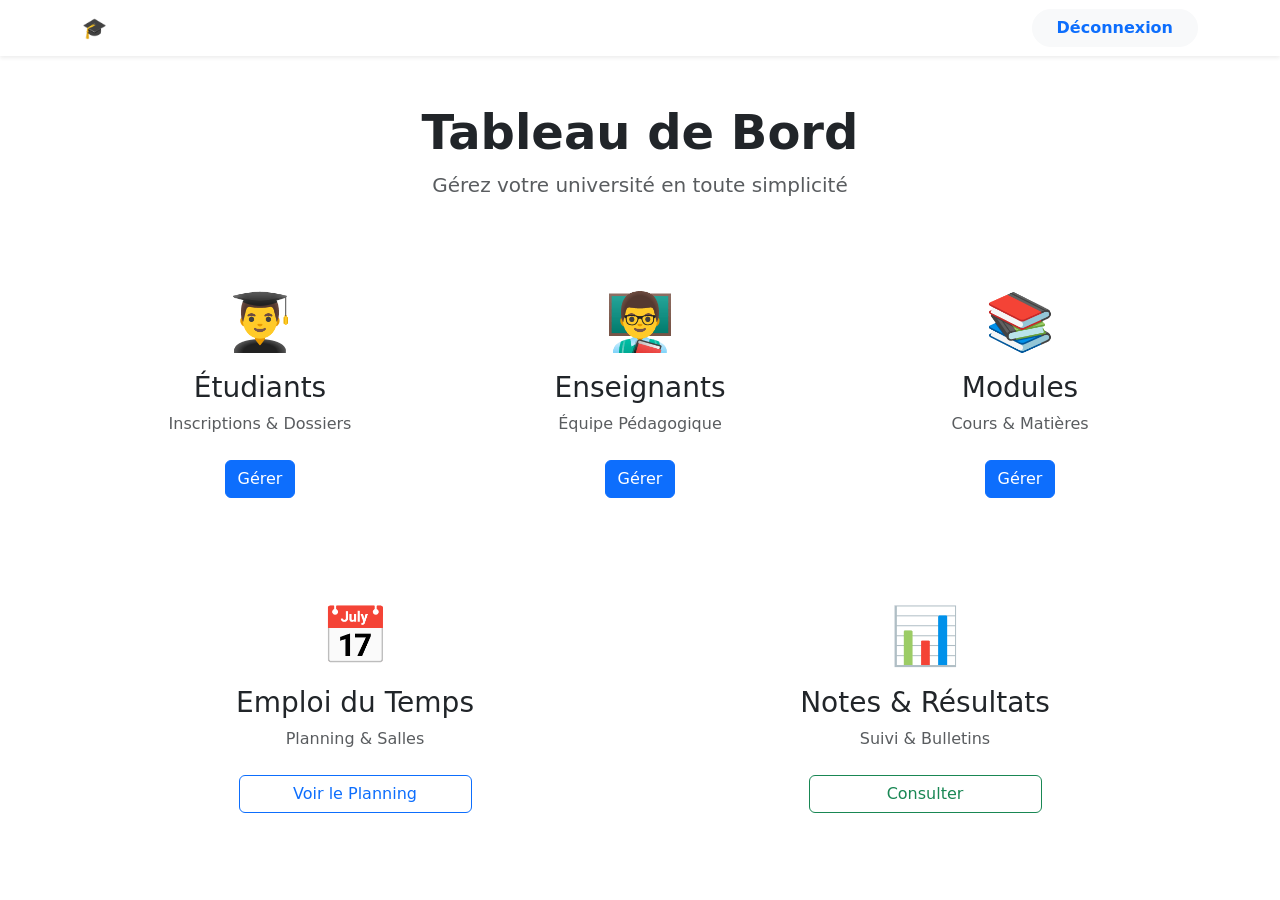
<file: src/main/resources/templates/index.html>
<!DOCTYPE html>
<html xmlns:th="http://www.thymeleaf.org"
      xmlns:sec="http://www.thymeleaf.org/extras/spring-security">
<head>
    <title>Tableau de Bord</title>
    <link href="https://cdn.jsdelivr.net/npm/bootstrap@5.3.0/dist/css/bootstrap.min.css" rel="stylesheet">
    <link th:href="@{/css/style.css}" rel="stylesheet">
</head>
<body>

<nav class="navbar navbar-expand-lg navbar-dark shadow-sm">
    <div class="container">
        <a class="navbar-brand" href="/">🎓 University Manager</a>

        <div class="d-flex align-items-center gap-3">
                <span class="text-white d-none d-md-block">
                    Bonjour, <span sec:authentication="name" class="fw-bold">User</span>
                </span>

            <form th:action="@{/logout}" method="post" class="m-0">
                <button class="btn btn-light rounded-pill px-4 text-primary fw-bold" type="submit">Déconnexion</button>
            </form>
        </div>
    </div>
</nav>

<div class="container mt-5">
    <div class="text-center mb-5">
        <h1 class="display-5 fw-bold text-dark">Tableau de Bord</h1>
        <p class="text-muted lead">Gérez votre université en toute simplicité</p>
    </div>

    <div class="row g-4">

        <div class="col-md-4" sec:authorize="hasRole('ADMIN')">
            <div class="card h-100 text-center p-4 border-0">
                <div class="card-body">
                    <div class="display-4 mb-3">👨‍🎓</div>
                    <h3 class="card-title">Étudiants</h3>
                    <p class="card-text text-muted">Inscriptions & Dossiers</p>
                    <a href="/students" class="btn btn-primary mt-2">Gérer</a>
                </div>
            </div>
        </div>

        <div class="col-md-4" sec:authorize="hasRole('ADMIN')">
            <div class="card h-100 text-center p-4 border-0">
                <div class="card-body">
                    <div class="display-4 mb-3">👨‍🏫</div>
                    <h3 class="card-title">Enseignants</h3>
                    <p class="card-text text-muted">Équipe Pédagogique</p>
                    <a href="/teachers" class="btn btn-primary mt-2">Gérer</a>
                </div>
            </div>
        </div>

        <div class="col-md-4" sec:authorize="hasRole('ADMIN')">
            <div class="card h-100 text-center p-4 border-0">
                <div class="card-body">
                    <div class="display-4 mb-3">📚</div>
                    <h3 class="card-title">Modules</h3>
                    <p class="card-text text-muted">Cours & Matières</p>
                    <a href="/modules" class="btn btn-primary mt-2">Gérer</a>
                </div>
            </div>
        </div>

        <div class="col-md-6">
            <div class="card h-100 text-center p-4 border-0 bg-white">
                <div class="card-body">
                    <div class="display-4 mb-3">📅</div>
                    <h3 class="card-title">Emploi du Temps</h3>
                    <p class="card-text text-muted">Planning & Salles</p>
                    <a href="/sessions" class="btn btn-outline-primary mt-2 w-50">Voir le Planning</a>
                </div>
            </div>
        </div>

        <div class="col-md-6">
            <div class="card h-100 text-center p-4 border-0">
                <div class="card-body">
                    <div class="display-4 mb-3">📊</div>
                    <h3 class="card-title">Notes & Résultats</h3>
                    <p class="card-text text-muted">Suivi & Bulletins</p>
                    <a href="/evaluations" class="btn btn-outline-success mt-2 w-50">Consulter</a>
                </div>
            </div>
        </div>

    </div>
</div>

</body>
</html>
</file>
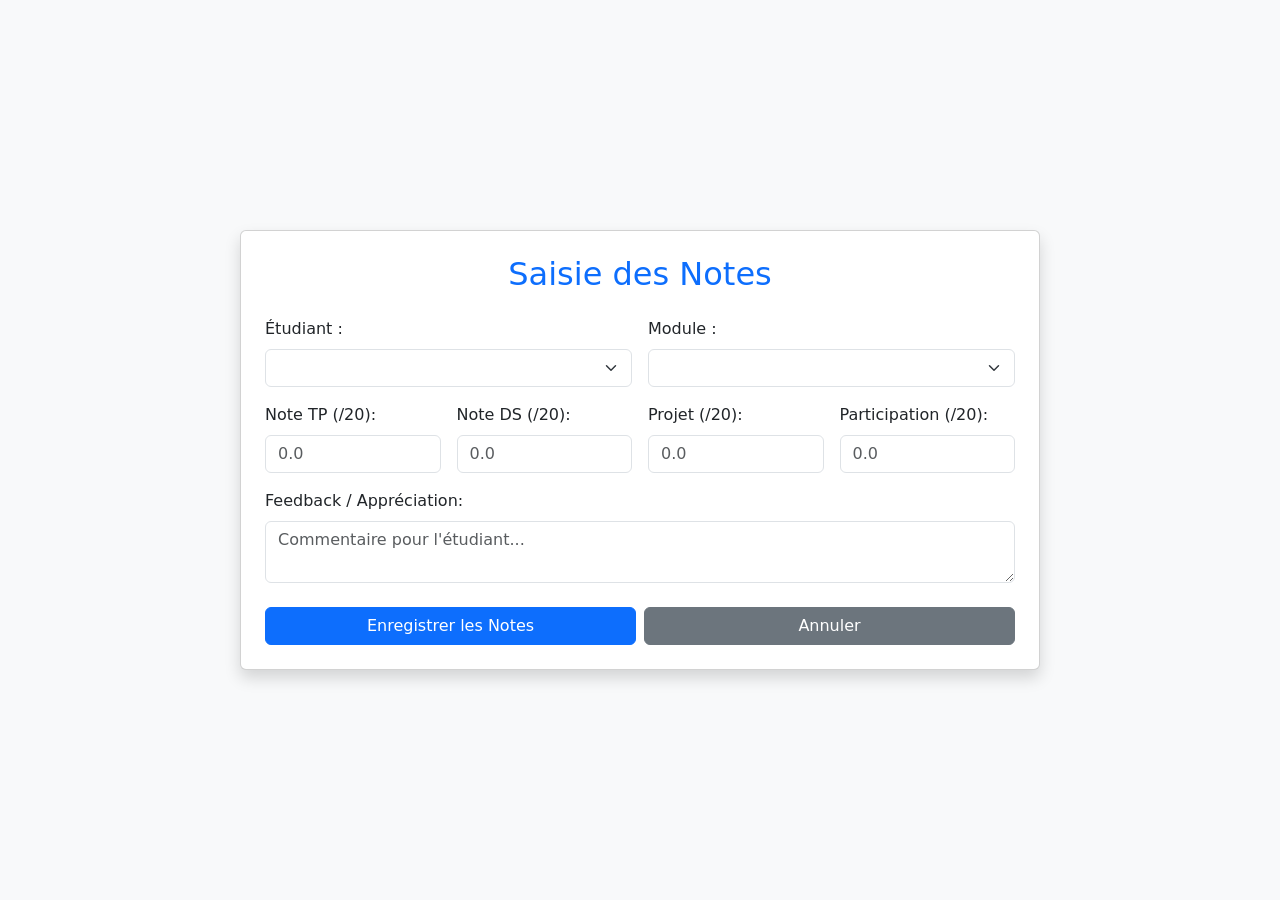
<file: src/main/resources/templates/evaluation_form.html>
<!DOCTYPE html>
<html xmlns:th="http://www.thymeleaf.org">
<head>
    <title>Saisie des Notes</title>
    <link href="https://cdn.jsdelivr.net/npm/bootstrap@5.3.0/dist/css/bootstrap.min.css" rel="stylesheet">
    <link th:href="@{/css/style.css}" rel="stylesheet">
</head>
<body class="bg-light d-flex align-items-center justify-content-center min-vh-100">

<div class="card shadow p-4" style="width: 100%; max-width: 800px;">
    <h2 class="text-center text-primary mb-4">Saisie des Notes</h2>

    <form th:action="@{/evaluation/save}" th:object="${evaluation}" method="post">

        <input type="hidden" th:field="*{id}" />

        <div class="row g-3">
            <div class="col-md-6">
                <label class="form-label">Étudiant :</label>
                <select th:field="*{student}" class="form-select">
                    <option th:each="s : ${students}"
                            th:value="${s.id}"
                            th:text="${s.firstName + ' ' + s.lastName}">
                    </option>
                </select>
            </div>

            <div class="col-md-6">
                <label class="form-label">Module :</label>
                <select th:field="*{module}" class="form-select">
                    <option th:each="m : ${modules}"
                            th:value="${m.id}"
                            th:text="${m.name}">
                    </option>
                </select>
            </div>

            <div class="col-md-3">
                <label class="form-label">Note TP (/20):</label>
                <input type="number" step="0.5" th:field="*{noteTP}" class="form-control" placeholder="0.0" />
            </div>
            <div class="col-md-3">
                <label class="form-label">Note DS (/20):</label>
                <input type="number" step="0.5" th:field="*{noteDS}" class="form-control" placeholder="0.0" />
            </div>
            <div class="col-md-3">
                <label class="form-label">Projet (/20):</label>
                <input type="number" step="0.5" th:field="*{noteProjet}" class="form-control" placeholder="0.0" />
            </div>
            <div class="col-md-3">
                <label class="form-label">Participation (/20):</label>
                <input type="number" step="0.5" th:field="*{noteParticipation}" class="form-control" placeholder="0.0" />
            </div>

            <div class="col-12">
                <label class="form-label">Feedback / Appréciation:</label>
                <textarea th:field="*{feedback}" class="form-control" rows="2" placeholder="Commentaire pour l'étudiant..."></textarea>
            </div>
        </div>

        <div class="d-flex justify-content-between mt-4">
            <button type="submit" class="btn btn-primary w-50 me-2">Enregistrer les Notes</button>
            <a href="/evaluations" class="btn btn-secondary w-50">Annuler</a>
        </div>
    </form>
</div>

</body>
</html>
</file>
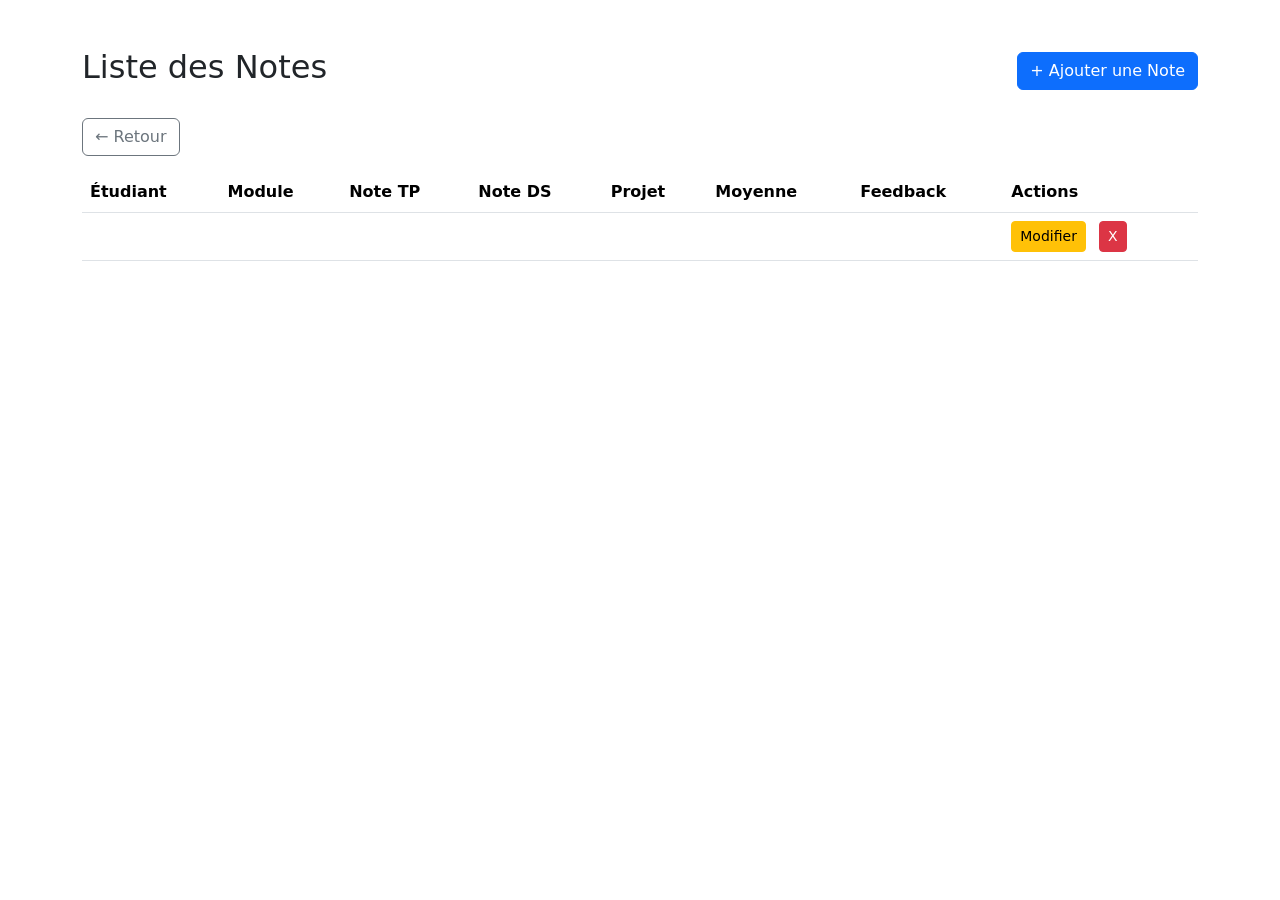
<file: src/main/resources/templates/evaluation_list.html>
<!DOCTYPE html>
<html xmlns:th="http://www.thymeleaf.org"
      xmlns:sec="http://www.thymeleaf.org/extras/spring-security">
<head>
    <title>Liste des Notes</title>
    <link href="https://cdn.jsdelivr.net/npm/bootstrap@5.3.0/dist/css/bootstrap.min.css" rel="stylesheet">
    <link th:href="@{/css/style.css}" rel="stylesheet">
</head>
<body class="container mt-5">

<div class="table-container">
    <div class="d-flex justify-content-between align-items-center mb-4">
        <h2>Liste des Notes</h2>

        <div sec:authorize="hasRole('ADMIN')">
            <a href="/evaluation/new" class="btn btn-primary">+ Ajouter une Note</a>
        </div>
    </div>
    <a href="/" class="btn btn-outline-secondary mb-3">&larr; Retour</a>

    <table class="table table-hover">
        <thead>
        <tr>
            <th>Étudiant</th>
            <th>Module</th>
            <th>Note TP</th>
            <th>Note DS</th>
            <th>Projet</th>
            <th>Moyenne</th>
            <th>Feedback</th>
            <th sec:authorize="hasRole('ADMIN')">Actions</th>
        </tr>
        </thead>
        <tbody>
        <tr th:each="e : ${evaluations}">
            <td th:text="${e.student.firstName} + ' ' + ${e.student.lastName}"></td>
            <td th:text="${e.module.name}"></td>
            <td th:text="${e.noteTP}"></td>
            <td th:text="${e.noteDS}"></td>
            <td th:text="${e.noteProjet}"></td>
            <td th:text="${e.noteFinale}" class="fw-bold text-primary"></td>
            <td th:text="${e.feedback}" class="small text-muted fst-italic"></td>

            <td sec:authorize="hasRole('ADMIN')">
                <a th:href="@{/evaluation/edit/{id}(id=${e.id})}" class="btn btn-warning btn-sm me-2">Modifier</a>
                <a th:href="@{/evaluation/delete/{id}(id=${e.id})}" class="btn btn-danger btn-sm">X</a>
            </td>
        </tr>
        </tbody>
    </table>
</div>

</body>
</html>
</file>
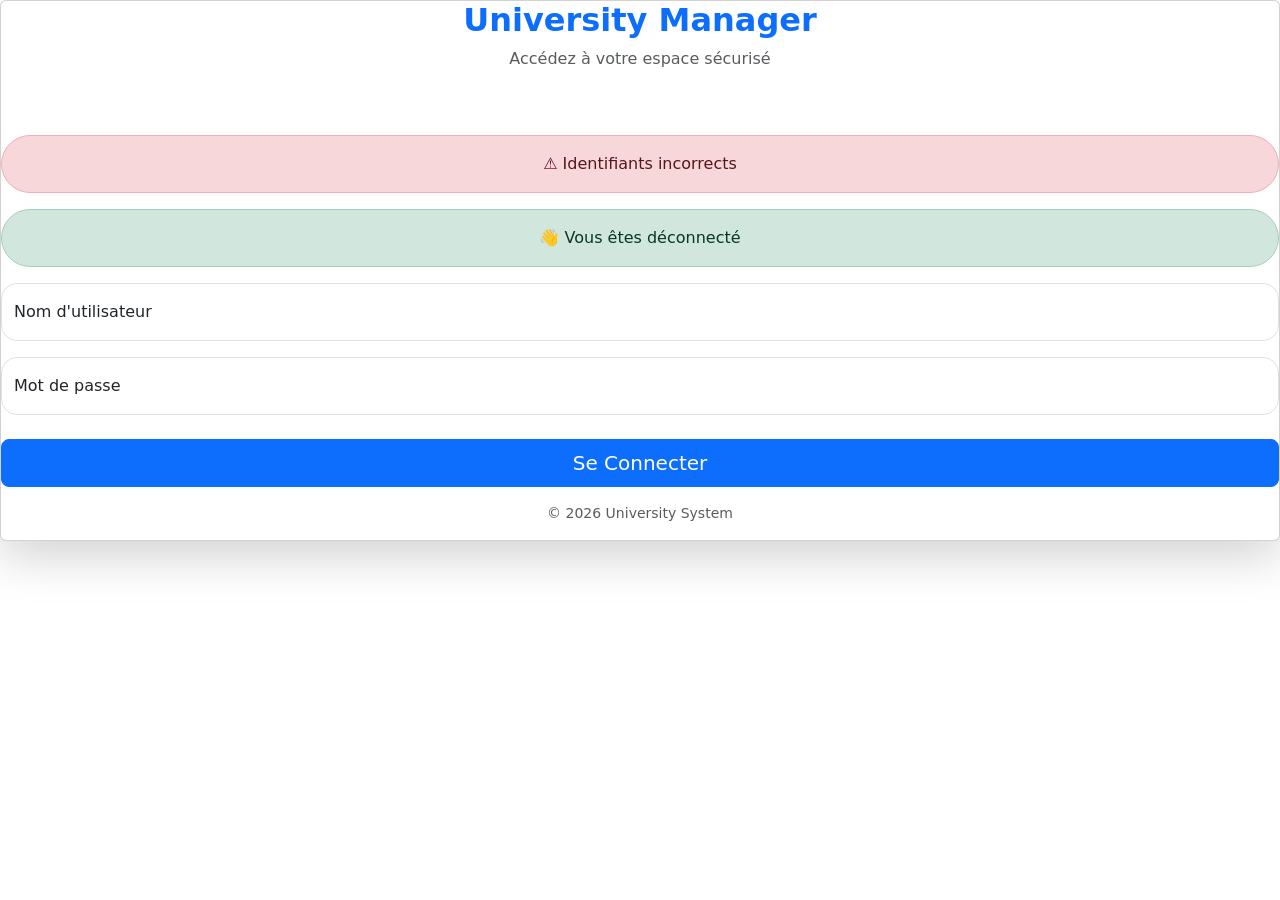
<file: src/main/resources/templates/login.html>
<!DOCTYPE html>
<html xmlns:th="http://www.thymeleaf.org">
<head>
    <title>Connexion | University Manager</title>
    <link href="https://cdn.jsdelivr.net/npm/bootstrap@5.3.0/dist/css/bootstrap.min.css" rel="stylesheet">
    <link th:href="@{/css/style.css}" rel="stylesheet">
</head>
<body class="login-body">

<div class="card login-card shadow-lg">
    <div class="text-center mb-5">
        <h1 class="h2 fw-bold text-primary">University Manager</h1>
        <p class="text-muted">Accédez à votre espace sécurisé</p>
    </div>

    <div th:if="${param.error}" class="alert alert-danger text-center rounded-pill">
        ⚠️ Identifiants incorrects
    </div>

    <div th:if="${param.logout}" class="alert alert-success text-center rounded-pill">
        👋 Vous êtes déconnecté
    </div>

    <form th:action="@{/login}" method="post">
        <div class="form-floating mb-3">
            <input type="text" name="username" class="form-control rounded-4" id="floatingInput" placeholder="name@example.com" required>
            <label for="floatingInput">Nom d'utilisateur</label>
        </div>
        <div class="form-floating mb-4">
            <input type="password" name="password" class="form-control rounded-4" id="floatingPassword" placeholder="Password" required>
            <label for="floatingPassword">Mot de passe</label>
        </div>

        <button class="w-100 btn btn-lg btn-primary mb-3" type="submit">Se Connecter</button>
        <p class="text-center text-muted small">© 2026 University System</p>
    </form>
</div>

</body>
</html>
</file>
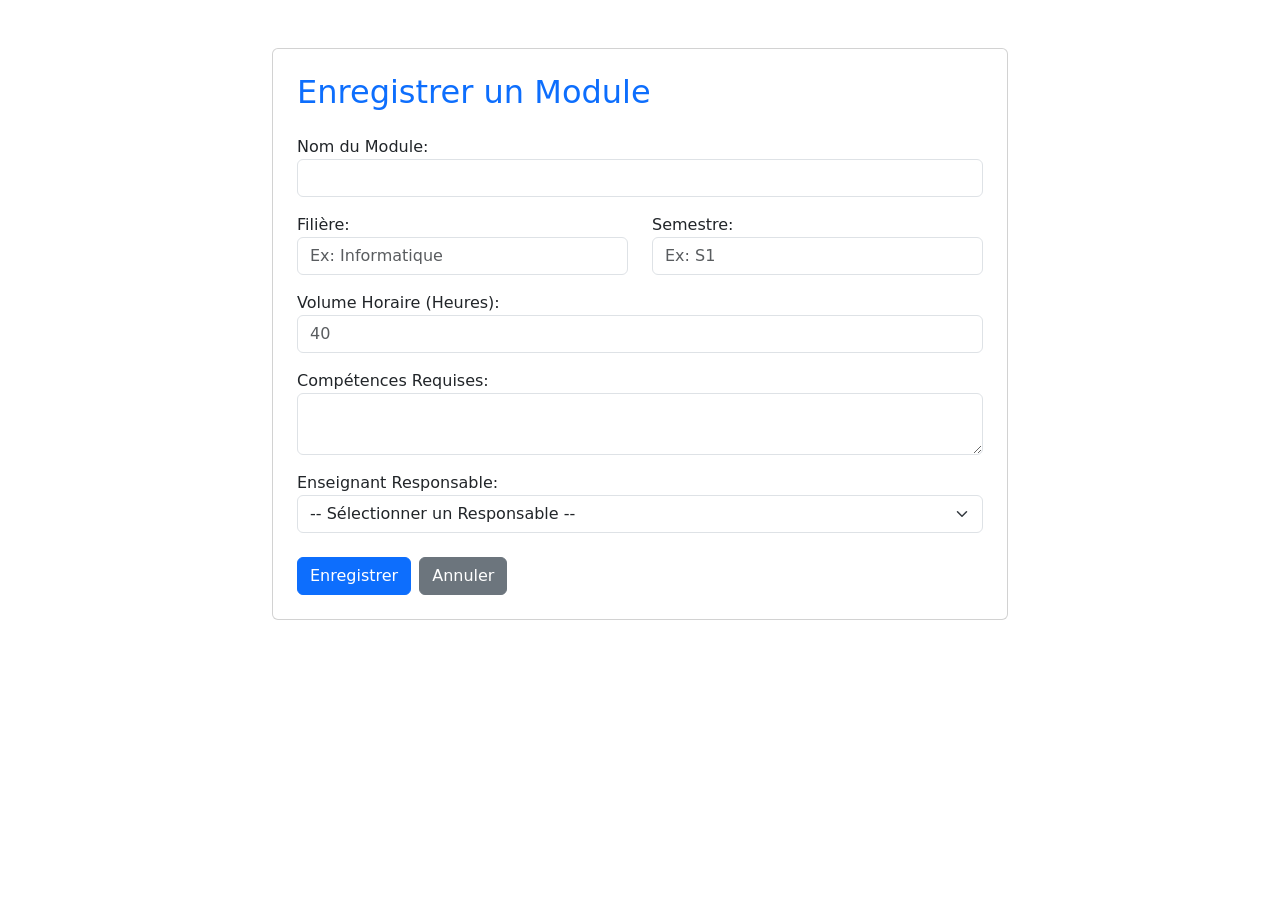
<file: src/main/resources/templates/module_form.html>
<!DOCTYPE html>
<html xmlns:th="http://www.thymeleaf.org">
<head>
    <title>Gérer un Module</title>
    <link href="https://cdn.jsdelivr.net/npm/bootstrap@5.3.0/dist/css/bootstrap.min.css" rel="stylesheet">
    <link th:href="@{/css/style.css}" rel="stylesheet">
</head>
<body class="container mt-5">

<div class="row justify-content-center">
    <div class="col-md-8">
        <div class="card p-4">
            <h2 class="mb-4 text-primary">Enregistrer un Module</h2>

            <form th:action="@{/module/save}" th:object="${module}" method="post">
                <input type="hidden" th:field="*{id}" />

                <div class="mb-3">
                    <label>Nom du Module:</label>
                    <input type="text" th:field="*{name}" class="form-control" required/>
                </div>

                <div class="row">
                    <div class="col-md-6 mb-3">
                        <label>Filière:</label>
                        <input type="text" th:field="*{stream}" class="form-control" placeholder="Ex: Informatique"/>
                    </div>
                    <div class="col-md-6 mb-3">
                        <label>Semestre:</label>
                        <input type="text" th:field="*{semester}" class="form-control" placeholder="Ex: S1"/>
                    </div>
                </div>

                <div class="mb-3">
                    <label>Volume Horaire (Heures):</label>
                    <input type="number" th:field="*{hourlyVolume}" class="form-control" placeholder="40"/>
                </div>

                <div class="mb-3">
                    <label>Compétences Requises:</label>
                    <textarea th:field="*{requiredSkills}" class="form-control" rows="2"></textarea>
                </div>

                <div class="mb-3">
                    <label>Enseignant Responsable:</label>
                    <select th:field="*{responsibleTeacher}" class="form-select">
                        <option value="">-- Sélectionner un Responsable --</option>
                        <option th:each="t : ${teachers}"
                                th:value="${t.id}"
                                th:text="${t.firstName} + ' ' + ${t.lastName}"></option>
                    </select>
                </div>

                <div class="d-flex gap-2 mt-4">
                    <button type="submit" class="btn btn-primary">Enregistrer</button>
                    <a href="/modules" class="btn btn-secondary">Annuler</a>
                </div>
            </form>
        </div>
    </div>
</div>

</body>
</html>
</file>
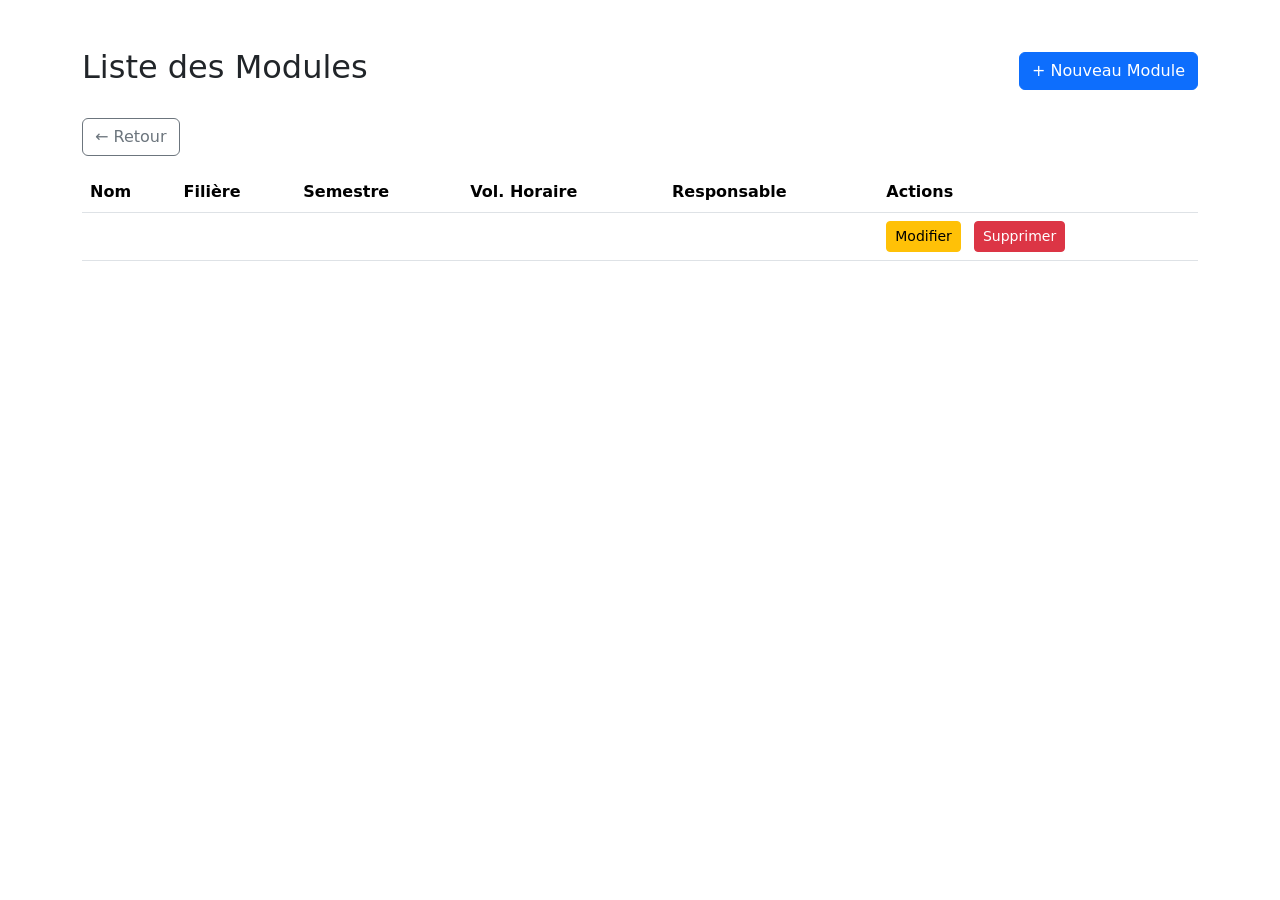
<file: src/main/resources/templates/module_list.html>
<!DOCTYPE html>
<html xmlns:th="http://www.thymeleaf.org">
<head>
    <title>Liste des Modules</title>
    <link href="https://cdn.jsdelivr.net/npm/bootstrap@5.3.0/dist/css/bootstrap.min.css" rel="stylesheet">
    <link th:href="@{/css/style.css}" rel="stylesheet">
</head>
<body class="container mt-5">
<div class="table-container">
    <div class="d-flex justify-content-between align-items-center mb-4">
        <h2>Liste des Modules</h2>
        <a href="/module/new" class="btn btn-primary">+ Nouveau Module</a>
    </div>
    <a href="/" class="btn btn-outline-secondary mb-3">&larr; Retour</a>

    <table class="table table-hover">
        <thead>
        <tr>
            <th>Nom</th><th>Filière</th><th>Semestre</th><th>Vol. Horaire</th><th>Responsable</th><th>Actions</th>
        </tr>
        </thead>
        <tbody>
        <tr th:each="m : ${modules}">
            <td th:text="${m.name}"></td><td th:text="${m.stream}"></td>
            <td th:text="${m.semester}"></td><td th:text="${m.hourlyVolume} + ' h'"></td>
            <td th:text="${m.responsibleTeacher != null ? m.responsibleTeacher.lastName : 'Aucun'}"></td>
            <td>
                <a th:href="@{/module/edit/{id}(id=${m.id})}" class="btn btn-warning btn-sm me-2">Modifier</a>
                <a th:href="@{/module/delete/{id}(id=${m.id})}" class="btn btn-danger btn-sm">Supprimer</a>
            </td>
        </tr>
        </tbody>
    </table>
</div>
</body>
</html>
</file>
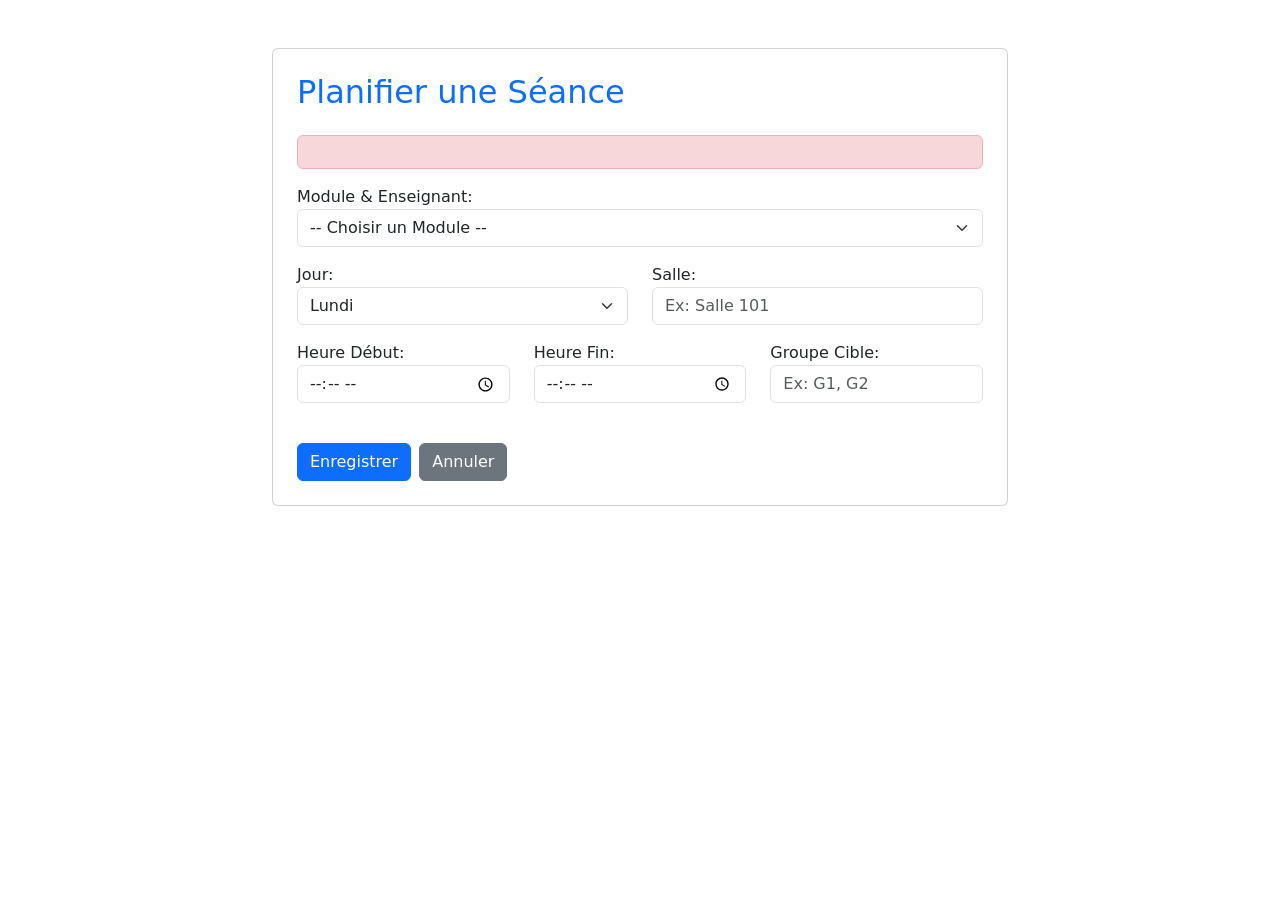
<file: src/main/resources/templates/session_form.html>
<!DOCTYPE html>
<html xmlns:th="http://www.thymeleaf.org">
<head>
    <title>Gérer une Séance</title>
    <link href="https://cdn.jsdelivr.net/npm/bootstrap@5.3.0/dist/css/bootstrap.min.css" rel="stylesheet">
    <link th:href="@{/css/style.css}" rel="stylesheet">
</head>
<body class="container mt-5">

<div class="row justify-content-center">
    <div class="col-md-8">
        <div class="card p-4">
            <h2 class="mb-4 text-primary">Planifier une Séance</h2>

            <div th:if="${error}" class="alert alert-danger" th:text="${error}"></div>

            <form th:action="@{/session/save}" th:object="${session}" method="post">
                <input type="hidden" th:field="*{id}" />

                <div class="mb-3">
                    <label>Module & Enseignant:</label>
                    <select th:field="*{module}" class="form-select" required>
                        <option value="">-- Choisir un Module --</option>
                        <option th:each="m : ${modules}"
                                th:value="${m.id}"
                                th:text="${m.name} + ' (' + m.responsibleTeacher.lastName + ')'"></option>
                    </select>
                </div>

                <div class="row">
                    <div class="col-md-6 mb-3">
                        <label>Jour:</label>
                        <select th:field="*{dayOfWeek}" class="form-select">
                            <option value="Lundi">Lundi</option>
                            <option value="Mardi">Mardi</option>
                            <option value="Mercredi">Mercredi</option>
                            <option value="Jeudi">Jeudi</option>
                            <option value="Vendredi">Vendredi</option>
                            <option value="Samedi">Samedi</option>
                        </select>
                    </div>
                    <div class="col-md-6 mb-3">
                        <label>Salle:</label>
                        <input type="text" th:field="*{room}" class="form-control" placeholder="Ex: Salle 101" required/>
                    </div>
                </div>

                <div class="row">
                    <div class="col-md-4 mb-3">
                        <label>Heure Début:</label>
                        <input type="time" th:field="*{startTime}" class="form-control" required/>
                    </div>
                    <div class="col-md-4 mb-3">
                        <label>Heure Fin:</label>
                        <input type="time" th:field="*{endTime}" class="form-control" required/>
                    </div>
                    <div class="col-md-4 mb-3">
                        <label>Groupe Cible:</label>
                        <input type="text" th:field="*{groupName}" class="form-control" placeholder="Ex: G1, G2" required/>
                    </div>
                </div>

                <div class="d-flex gap-2 mt-4">
                    <button type="submit" class="btn btn-primary">Enregistrer</button>
                    <a href="/sessions" class="btn btn-secondary">Annuler</a>
                </div>
            </form>
        </div>
    </div>
</div>

</body>
</html>
</file>
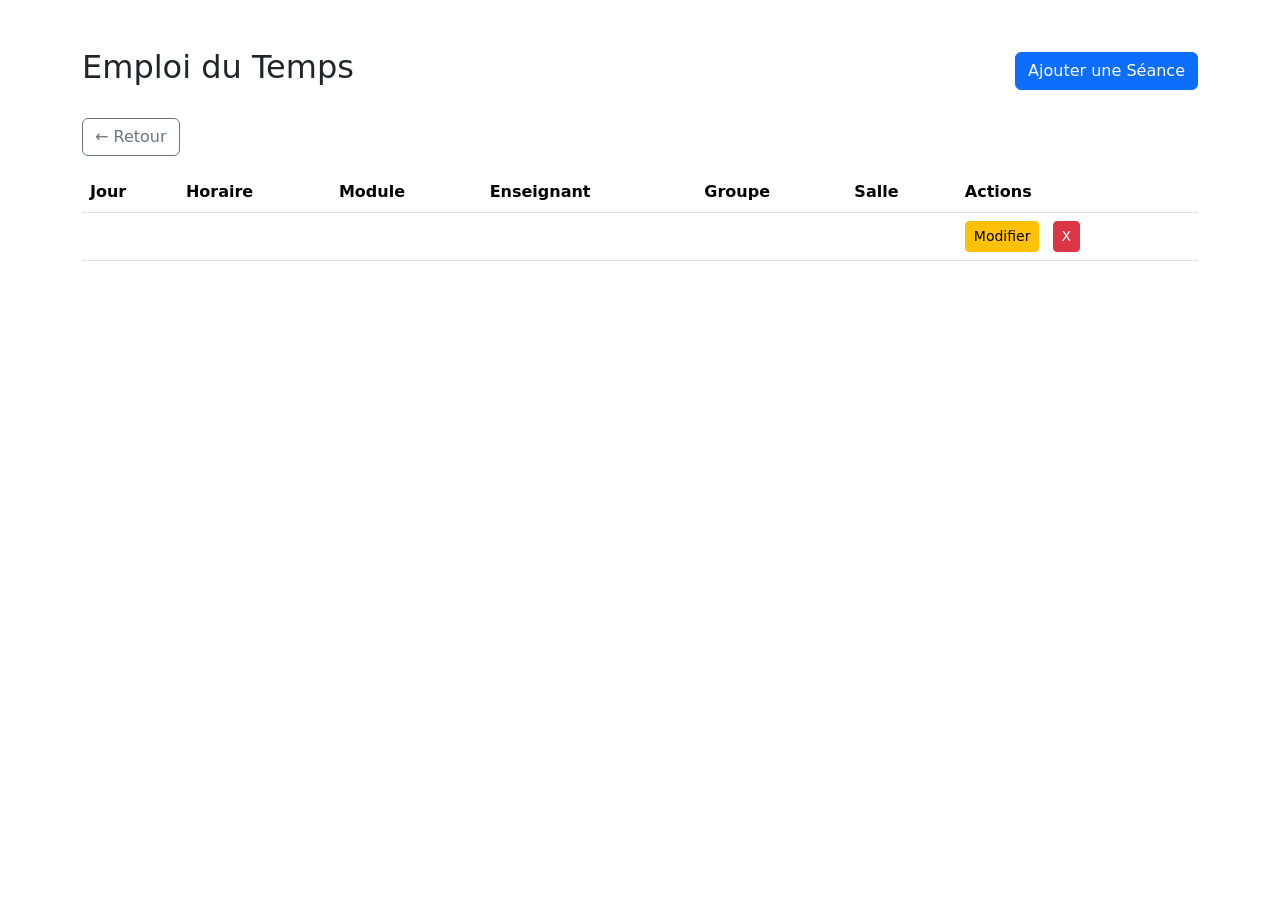
<file: src/main/resources/templates/session_list.html>
<!DOCTYPE html>
<html xmlns:th="http://www.thymeleaf.org"
      xmlns:sec="http://www.thymeleaf.org/extras/spring-security">
<head>
    <title>Emploi du Temps</title>
    <link href="https://cdn.jsdelivr.net/npm/bootstrap@5.3.0/dist/css/bootstrap.min.css" rel="stylesheet">
    <link th:href="@{/css/style.css}" rel="stylesheet">
</head>
<body class="container mt-5">
<div class="table-container">
    <div class="d-flex justify-content-between align-items-center mb-4">
        <h2>Emploi du Temps</h2>
        <div sec:authorize="hasRole('ADMIN')">
            <a href="/session/new" class="btn btn-primary">Ajouter une Séance</a>
        </div>
    </div>
    <a href="/" class="btn btn-outline-secondary mb-3">&larr; Retour</a>

    <table class="table table-hover">
        <thead>
        <tr>
            <th>Jour</th><th>Horaire</th><th>Module</th><th>Enseignant</th><th>Groupe</th><th>Salle</th>
            <th sec:authorize="hasRole('ADMIN')">Actions</th>
        </tr>
        </thead>
        <tbody>
        <tr th:each="s : ${sessions}">
            <td th:text="${s.dayOfWeek}"></td>
            <td th:text="${s.startTime} + ' - ' + ${s.endTime}"></td>
            <td th:text="${s.module.name}"></td>
            <td th:text="${s.module.responsibleTeacher.lastName}"></td>
            <td th:text="${s.groupName}"></td>
            <td th:text="${s.room}"></td>
            <td sec:authorize="hasRole('ADMIN')">
                <a th:href="@{/session/edit/{id}(id=${s.id})}" class="btn btn-warning btn-sm me-2">Modifier</a>
                <a th:href="@{/session/delete/{id}(id=${s.id})}" class="btn btn-danger btn-sm">X</a>
            </td>
        </tr>
        </tbody>
    </table>
</div>
</body>
</html>
</file>
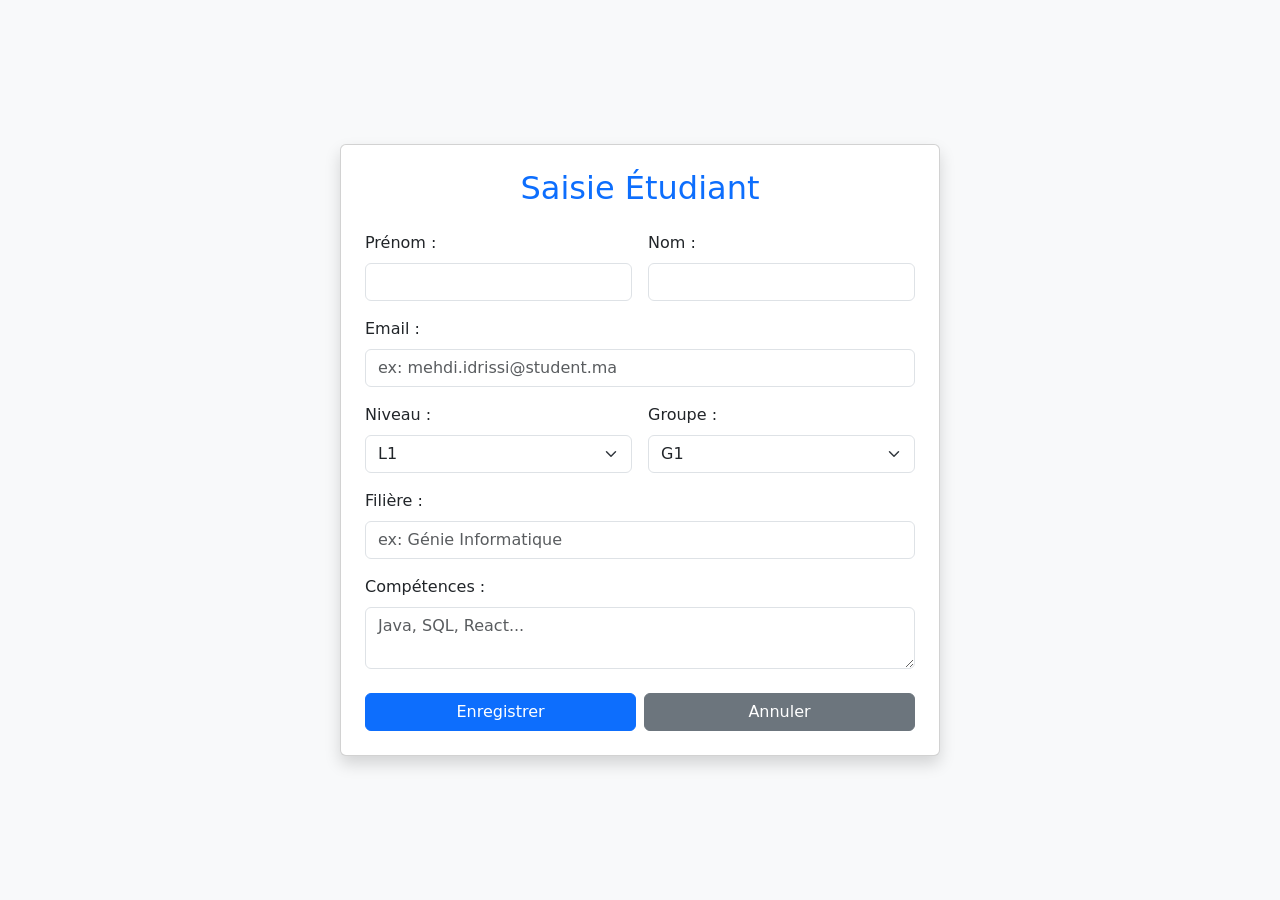
<file: src/main/resources/templates/student_form.html>
<!DOCTYPE html>
<html xmlns:th="http://www.thymeleaf.org">
<head>
  <title>Gestion Étudiant</title>
  <link href="https://cdn.jsdelivr.net/npm/bootstrap@5.3.0/dist/css/bootstrap.min.css" rel="stylesheet">
  <link th:href="@{/css/style.css}" rel="stylesheet">
</head>
<body class="bg-light d-flex align-items-center justify-content-center min-vh-100">

<div class="card shadow p-4" style="width: 100%; max-width: 600px;">
  <h2 class="text-center text-primary mb-4">Saisie Étudiant</h2>

  <form th:action="@{/student/save}" th:object="${student}" method="post">

    <input type="hidden" th:field="*{id}" />

    <div class="row g-3">
      <div class="col-md-6">
        <label class="form-label">Prénom :</label>
        <input type="text" th:field="*{firstName}" class="form-control" required />
      </div>

      <div class="col-md-6">
        <label class="form-label">Nom :</label>
        <input type="text" th:field="*{lastName}" class="form-control" required />
      </div>

      <div class="col-12">
        <label class="form-label">Email :</label>
        <input type="email" th:field="*{email}" class="form-control" required placeholder="ex: mehdi.idrissi@student.ma"/>
      </div>

      <div class="col-md-6">
        <label class="form-label">Niveau :</label>
        <select th:field="*{academicLevel}" class="form-select">
          <option value="L1">L1</option>
          <option value="L2">L2</option>
          <option value="L3">L3</option>
          <option value="M1">M1</option>
          <option value="M2">M2</option>
        </select>
      </div>

      <div class="col-md-6">
        <label class="form-label">Groupe :</label>
        <select th:field="*{groupName}" class="form-select">
          <option value="G1">G1</option>
          <option value="G2">G2</option>
          <option value="G3">G3</option>
        </select>
      </div>

      <div class="col-12">
        <label class="form-label">Filière :</label>
        <input type="text" th:field="*{stream}" class="form-control" placeholder="ex: Génie Informatique" />
      </div>

      <div class="col-12">
        <label class="form-label">Compétences :</label>
        <textarea th:field="*{skills}" class="form-control" rows="2" placeholder="Java, SQL, React..."></textarea>
      </div>
    </div>

    <div class="d-flex justify-content-between mt-4">
      <button type="submit" class="btn btn-primary w-50 me-2">Enregistrer</button>
      <a href="/students" class="btn btn-secondary w-50">Annuler</a>
    </div>
  </form>
</div>

</body>
</html>
</file>
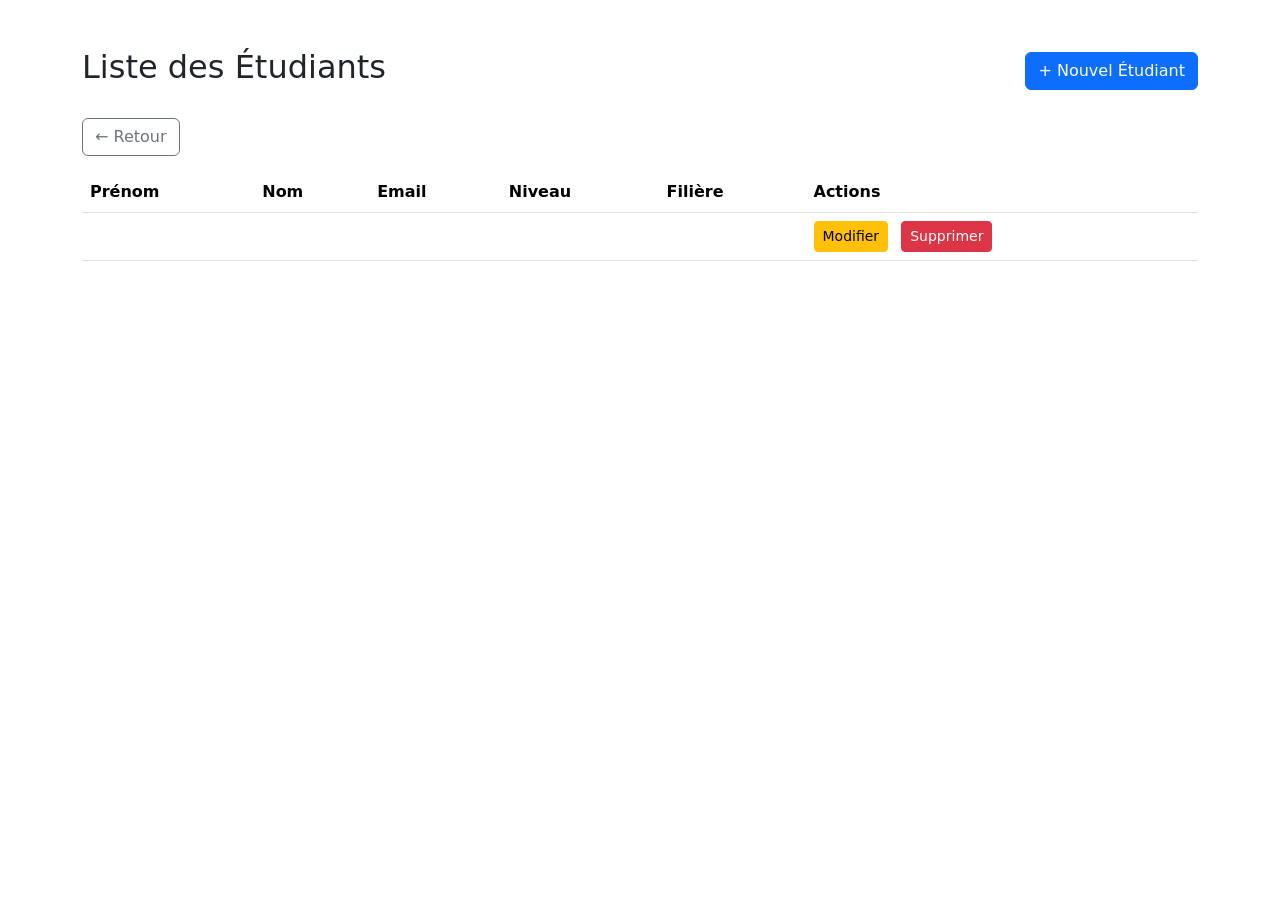
<file: src/main/resources/templates/student_list.html>
<!DOCTYPE html>
<html xmlns:th="http://www.thymeleaf.org">
<head>
  <title>Liste des Étudiants</title>
  <link href="https://cdn.jsdelivr.net/npm/bootstrap@5.3.0/dist/css/bootstrap.min.css" rel="stylesheet">
  <link th:href="@{/css/style.css}" rel="stylesheet">
</head>
<body class="container mt-5">
<div class="table-container">
  <div class="d-flex justify-content-between align-items-center mb-4">
    <h2>Liste des Étudiants</h2>
    <a href="/student/new" class="btn btn-primary">+ Nouvel Étudiant</a>
  </div>
  <a href="/" class="btn btn-outline-secondary mb-3">&larr; Retour</a>

  <table class="table table-hover">
    <thead>
    <tr>
      <th>Prénom</th><th>Nom</th><th>Email</th><th>Niveau</th><th>Filière</th><th>Actions</th>
    </tr>
    </thead>
    <tbody>
    <tr th:each="s : ${students}">
      <td th:text="${s.firstName}"></td><td th:text="${s.lastName}"></td>
      <td th:text="${s.email}"></td><td th:text="${s.academicLevel}"></td><td th:text="${s.stream}"></td>
      <td>
        <a th:href="@{/student/edit/{id}(id=${s.id})}" class="btn btn-warning btn-sm me-2">Modifier</a>
        <a th:href="@{/student/delete/{id}(id=${s.id})}" class="btn btn-danger btn-sm">Supprimer</a>
      </td>
    </tr>
    </tbody>
  </table>
</div>
</body>
</html>
</file>
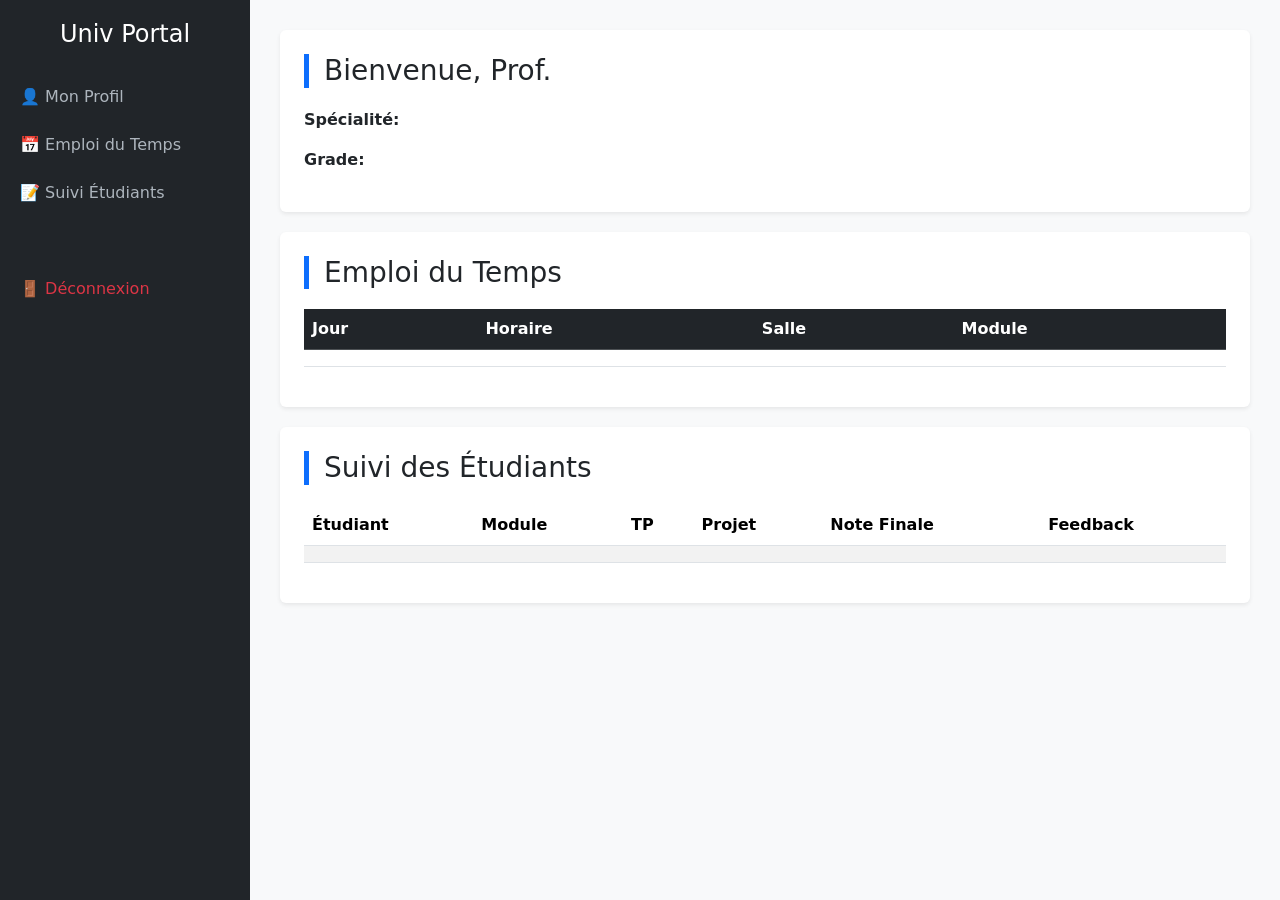
<file: src/main/resources/templates/teacher.html>
<!DOCTYPE html>
<html xmlns:th="http://www.thymeleaf.org">
<head>
    <meta charset="UTF-8">
    <title>Dashboard Enseignant</title>
    <link rel="stylesheet" href="https://cdn.jsdelivr.net/npm/bootstrap@5.3.0/dist/css/bootstrap.min.css">
    <style>
        body { background-color: #f8f9fa; }
        .sidebar { height: 100vh; background: #212529; color: white; position: fixed; width: 250px; padding-top: 20px; }
        .sidebar a { color: #adb5bd; text-decoration: none; display: block; padding: 12px 20px; transition: 0.3s; }
        .sidebar a:hover { color: white; background: #343a40; }
        .main-content { margin-left: 250px; padding: 30px; }
        .card { margin-bottom: 20px; border: none; box-shadow: 0 0.125rem 0.25rem rgba(0, 0, 0, 0.075); }
        .section-header { border-left: 5px solid #0d6efd; padding-left: 15px; margin-bottom: 20px; }
    </style>
</head>
<body>
<div class="sidebar">
    <h4 class="text-center mb-4">Univ Portal</h4>
    <a href="#profile">👤 Mon Profil</a>
    <a href="#schedule">📅 Emploi du Temps</a>
    <a href="#students">📝 Suivi Étudiants</a>
    <a th:href="@{/logout}" class="text-danger mt-5">🚪 Déconnexion</a>
</div>

<div class="main-content">
    <div id="profile" class="card p-4">
        <h3 class="section-header">Bienvenue, Prof. <span th:text="${teacher.lastName}"></span></h3>
        <p><strong>Spécialité:</strong> <span th:text="${teacher.specialty}"></span></p>
        <p><strong>Grade:</strong> <span th:text="${teacher.grade}"></span></p>
    </div>

    <div id="schedule" class="card p-4">
        <h3 class="section-header">Emploi du Temps</h3>
        <table class="table table-hover">
            <thead class="table-dark">
            <tr><th>Jour</th><th>Horaire</th><th>Salle</th><th>Module</th></tr>
            </thead>
            <tbody>
            <tr th:each="s : ${sessions}">
                <td th:text="${s.dayOfWeek}"></td>
                <td th:text="${s.startTime + ' - ' + s.endTime}"></td>
                <td th:text="${s.room}"></td>
                <td th:text="${s.module.name}"></td>
            </tr>
            </tbody>
        </table>
    </div>

    <div id="students" class="card p-4">
        <h3 class="section-header">Suivi des Étudiants</h3>
        <table class="table table-striped align-middle">
            <thead>
            <tr>
                <th>Étudiant</th>
                <th>Module</th>
                <th>TP</th>
                <th>Projet</th>
                <th>Note Finale</th>
                <th>Feedback</th>
            </tr>
            </thead>
            <tbody>
            <tr th:each="e : ${evaluations}">
                <td th:text="${e.student.firstName + ' ' + e.student.lastName}"></td>
                <td th:text="${e.module.name}"></td>
                <td th:text="${e.noteTP}"></td>
                <td th:text="${e.noteProjet}"></td>
                <td><span class="badge bg-primary" th:text="${e.noteFinale}"></span></td>
                <td th:text="${e.feedback}"></td>
            </tr>
            </tbody>
        </table>
    </div>
</div>
</body>
</html>
</file>
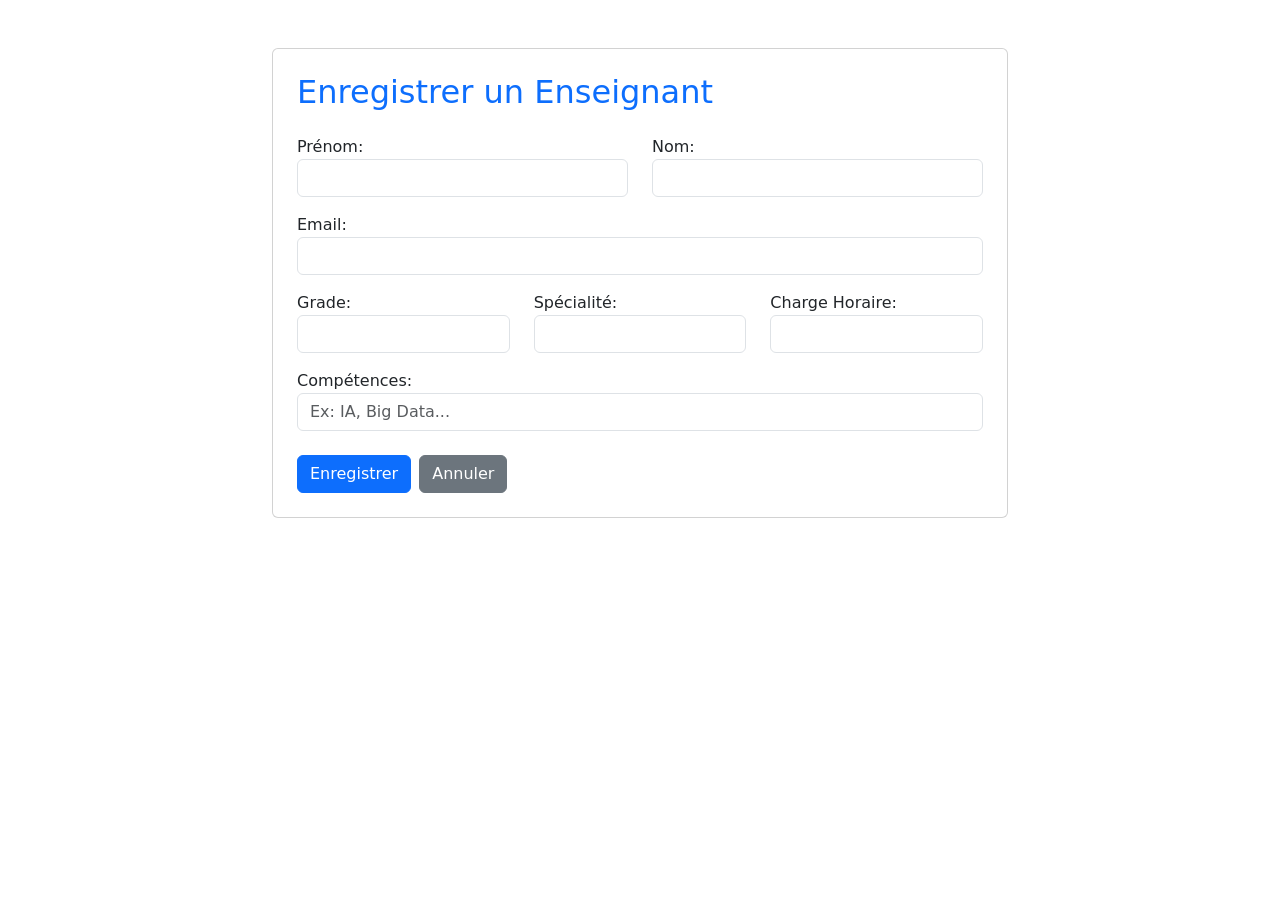
<file: src/main/resources/templates/teacher_form.html>
<!DOCTYPE html>
<html xmlns:th="http://www.thymeleaf.org">
<head>
    <title>Nouvel Enseignant</title>
    <link href="https://cdn.jsdelivr.net/npm/bootstrap@5.3.0/dist/css/bootstrap.min.css" rel="stylesheet">
    <link th:href="@{/css/style.css}" rel="stylesheet">
</head>
<body class="container mt-5">

<div class="row justify-content-center">
    <div class="col-md-8">
        <div class="card p-4">
            <h2 class="mb-4 text-primary">Enregistrer un Enseignant</h2>

            <form th:action="@{/teacher/save}" th:object="${teacher}" method="post">
                <input type="hidden" th:field="*{id}" />

                <div class="row">
                    <div class="col-md-6 mb-3">
                        <label>Prénom:</label>
                        <input type="text" th:field="*{firstName}" class="form-control" required/>
                    </div>
                    <div class="col-md-6 mb-3">
                        <label>Nom:</label>
                        <input type="text" th:field="*{lastName}" class="form-control" required/>
                    </div>
                </div>

                <div class="mb-3">
                    <label>Email:</label>
                    <input type="email" th:field="*{email}" class="form-control" required/>
                </div>

                <div class="row">
                    <div class="col-md-4 mb-3">
                        <label>Grade:</label>
                        <input type="text" th:field="*{grade}" class="form-control"/>
                    </div>
                    <div class="col-md-4 mb-3">
                        <label>Spécialité:</label>
                        <input type="text" th:field="*{specialty}" class="form-control"/>
                    </div>
                    <div class="col-md-4 mb-3">
                        <label>Charge Horaire:</label>
                        <input type="number" th:field="*{hourlyLoad}" class="form-control"/>
                    </div>
                </div>

                <div class="mb-3">
                    <label>Compétences:</label>
                    <input type="text" th:field="*{skills}" class="form-control" placeholder="Ex: IA, Big Data..."/>
                </div>

                <div class="d-flex gap-2 mt-4">
                    <button type="submit" class="btn btn-primary">Enregistrer</button>
                    <a href="/teachers" class="btn btn-secondary">Annuler</a>
                </div>
            </form>
        </div>
    </div>
</div>

</body>
</html>
</file>
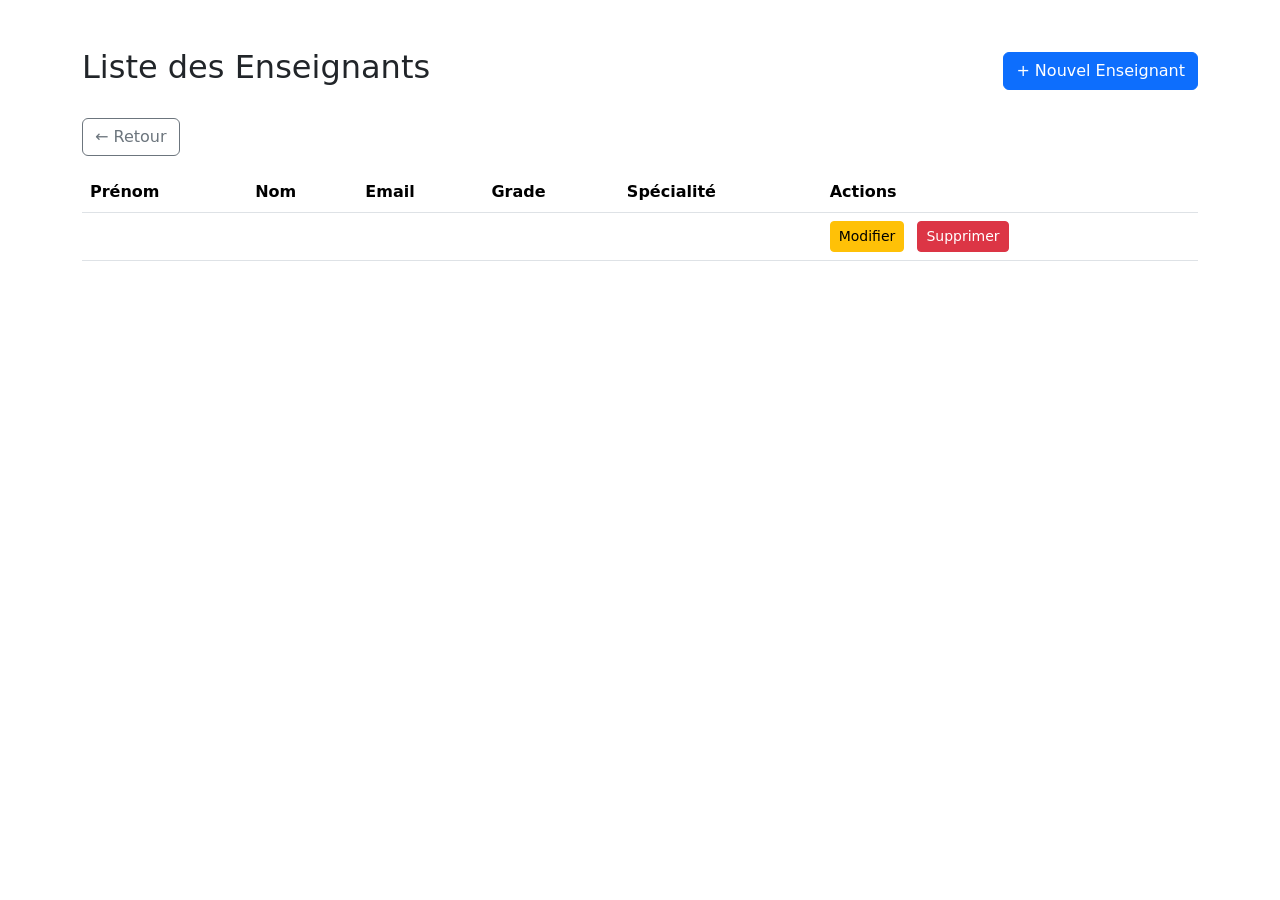
<file: src/main/resources/templates/teacher_list.html>
<!DOCTYPE html>
<html xmlns:th="http://www.thymeleaf.org">
<head>
    <title>Liste des Enseignants</title>
    <link href="https://cdn.jsdelivr.net/npm/bootstrap@5.3.0/dist/css/bootstrap.min.css" rel="stylesheet">
    <link th:href="@{/css/style.css}" rel="stylesheet">
</head>
<body class="container mt-5">
<div class="table-container">
    <div class="d-flex justify-content-between align-items-center mb-4">
        <h2>Liste des Enseignants</h2>
        <a href="/teacher/new" class="btn btn-primary">+ Nouvel Enseignant</a>
    </div>
    <a href="/" class="btn btn-outline-secondary mb-3">&larr; Retour</a>

    <table class="table table-hover">
        <thead>
        <tr>
            <th>Prénom</th><th>Nom</th><th>Email</th><th>Grade</th><th>Spécialité</th><th>Actions</th>
        </tr>
        </thead>
        <tbody>
        <tr th:each="t : ${teachers}">
            <td th:text="${t.firstName}"></td><td th:text="${t.lastName}"></td>
            <td th:text="${t.email}"></td><td th:text="${t.grade}"></td><td th:text="${t.specialty}"></td>
            <td>
                <a th:href="@{/teacher/edit/{id}(id=${t.id})}" class="btn btn-warning btn-sm me-2">Modifier</a>
                <a th:href="@{/teacher/delete/{id}(id=${t.id})}" class="btn btn-danger btn-sm">Supprimer</a>
            </td>
        </tr>
        </tbody>
    </table>
</div>
</body>
</html>
</file>
